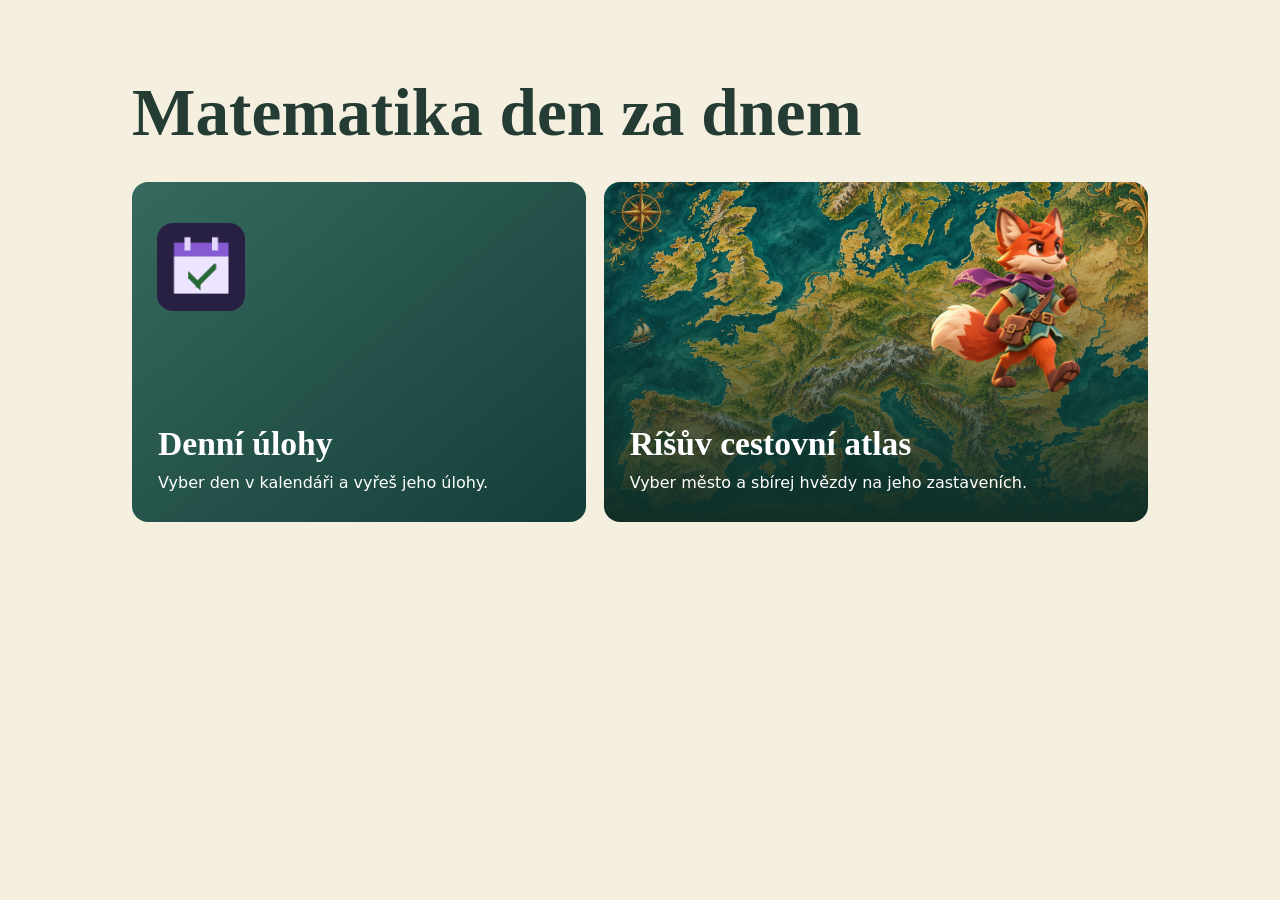
<file: index.html>
<!doctype html><html lang="cs"><head><meta charset="utf-8"><meta name="viewport" content="width=device-width, initial-scale=1"><meta name="theme-color" content="#184d43"><title>Matematika den za dnem</title><style>
*{box-sizing:border-box}body{margin:0;color:#253c34;background:#f5efdf;font:1rem/1.55 system-ui,sans-serif}main{max-width:1060px;margin:6vh auto;padding:22px}h1,h2,p{margin:0}h1,h2{font-family:Georgia,serif}h1{font-size:clamp(2.2rem,6vw,4.2rem);line-height:1.1;margin-bottom:32px}nav{display:grid;grid-template-columns:1fr 1.2fr;gap:18px}a{position:relative;display:flex;min-height:340px;flex-direction:column;justify-content:flex-end;border-radius:16px;overflow:hidden;padding:26px;color:white;text-decoration:none;background:#21564b}a:focus-visible{outline:4px solid #b65c17;outline-offset:4px}h2{font-size:2.1rem;line-height:1.1;margin-bottom:8px}.map{background:linear-gradient(0deg,#102f27 1%,#102f2733 80%),url(assets/atlas.jpg) center/cover}.map img{position:absolute;right:8%;top:7%;height:55%}.daily{background:linear-gradient(140deg,#37695e,#133e38)}.icon{position:absolute;top:12%;left:25px;width:88px;border-radius:16px}a:hover h2{text-decoration:underline;text-underline-offset:5px}@media(max-width:640px){main{margin:12px auto}nav{grid-template-columns:1fr}a{min-height:220px}.icon{width:56px}}
</style></head><body><main><h1>Matematika den za dnem</h1><nav aria-label="Vyber aktivitu"><a class="daily" href="kalendar/index.html"><img class="icon" src="kalendar/icon-192.png" alt=""><h2>Denní úlohy</h2><p>Vyber den v kalendáři a vyřeš jeho úlohy.</p></a><a class="map" href="atlas/index.html"><img src="assets/fox.png" alt=""><h2>Ríšův cestovní atlas</h2><p>Vyber město a sbírej hvězdy na jeho zastaveních.</p></a></nav></main></body></html>
</file>
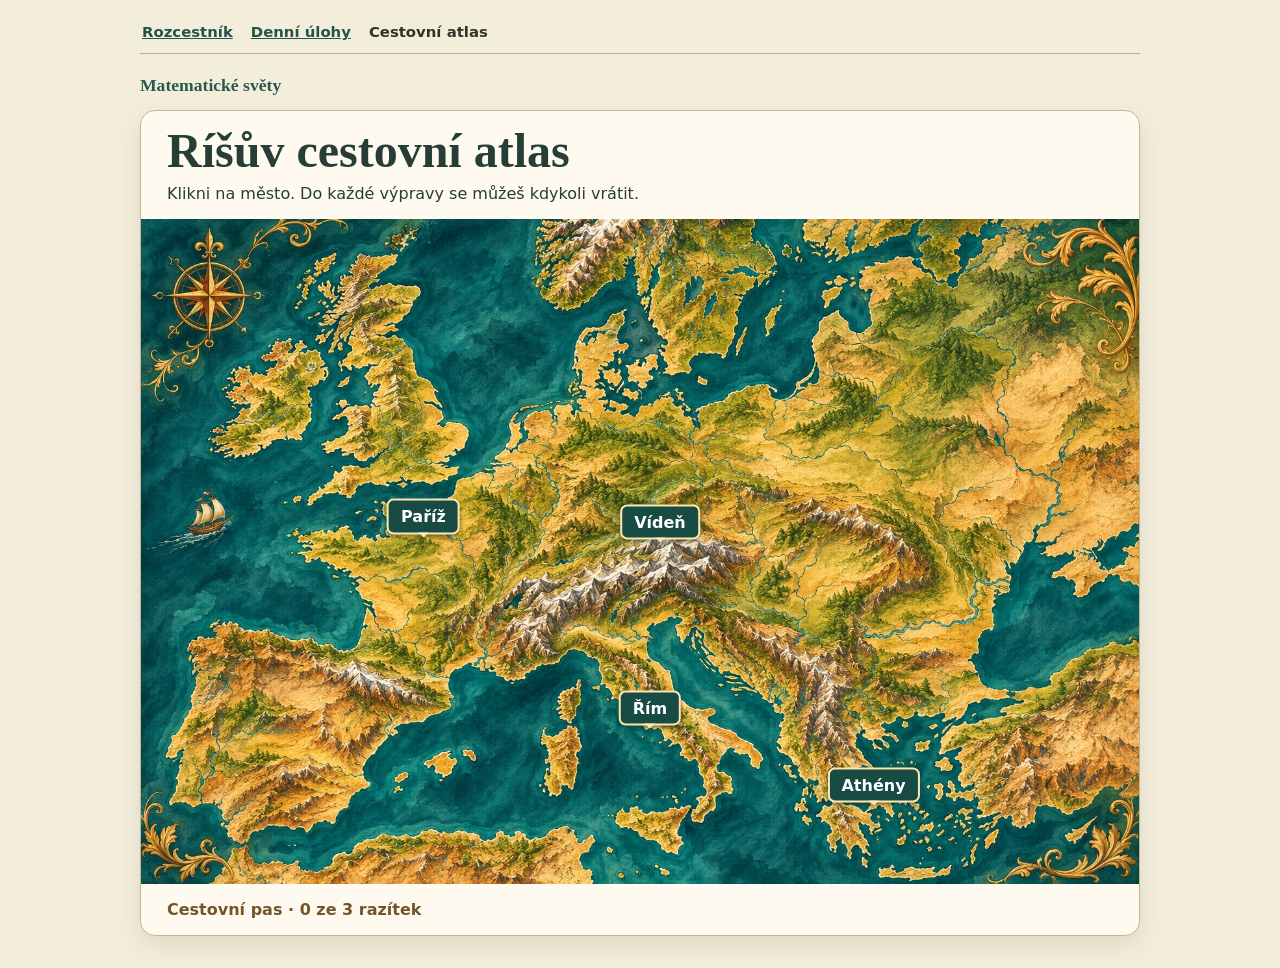
<file: atlas/index.html>
<!doctype html><html lang="cs"><meta charset="utf-8"><meta name="viewport" content="width=device-width,initial-scale=1"><title>Ríšův cestovní atlas · Matematické světy</title><link rel="stylesheet" href="../assets/navigation.css"><style>
*{box-sizing:border-box}[hidden]{display:none!important}body{margin:0;background:#f3eddc;color:#263e35;font:16px/1.45 system-ui,sans-serif}main{max-width:1060px;margin:auto;padding:12px clamp(10px,3vw,30px) 32px}header,footer,.head,.dialog-head{display:flex;align-items:center;justify-content:space-between;gap:12px}header{padding:7px 0 14px;color:#27594e;font:700 1.1rem Georgia,serif}a{color:#28594c}header a{font:500 .9rem system-ui}.sheet{overflow:hidden;background:#fffaf0;border:1px solid #c7b58d;border-radius:15px;box-shadow:0 9px 25px #3f37251c}.head,footer{padding:14px clamp(14px,3vw,26px)}h1,h2,h3,p{margin:0}h1,h2,h3{font-family:Georgia,serif}h1{font-size:clamp(1.9rem,4.5vw,3rem);line-height:1.1}.head p{margin-top:4px}.art{position:relative;background-size:100% 100%;background-repeat:no-repeat}.atlas{aspect-ratio:3/2;background-image:var(--atlas)}button{font:inherit;cursor:pointer}button:focus-visible,a:focus-visible{outline:4px solid #e48213;outline-offset:3px}.pin,.stone{position:absolute;font-weight:750;color:white;border:2px solid #ffe6af;box-shadow:0 2px 5px #152b2580}.pin{background:#174b44;border-radius:7px;padding:4px 12px;transform:translate(-50%,-115%)}.pin:after{content:'';position:absolute;top:100%;left:calc(50% - 5px);border:5px solid transparent;border-top-color:#ffe6af}.pin:disabled{background:#675f51}.pin.finished{background:#785620}.city{aspect-ratio:4/3;min-width:590px}.scroll{overflow:auto}.stone{border-radius:100%;width:clamp(24px,3vw,34px);aspect-ratio:1;transform:translate(-50%,-50%);padding:0;background:#7d654b;font-size:.86rem}.stone:disabled{cursor:default}.stone.current{outline:3px solid #ffd163;outline-offset:2px;background:#9a421f}.stone.done{background:#16624e}.stone.pit{background:#302321}.fox{position:absolute;z-index:2;pointer-events:none;width:7%;aspect-ratio:1219/1290;transform:translate(-50%,-96%);filter:drop-shadow(1px 3px 2px #49290d66)}.fox i{display:block;height:100%;background:var(--fox) center/contain no-repeat}.fox.left i{scale:-1 1}.walking i{animation:step .2s infinite alternate}@keyframes step{to{translate:0 -3px;rotate:-2deg}}button.action,.option,.close{border:0;border-radius:8px;padding:10px 15px;font-weight:700}.action{background:#21594b;color:white}.action:disabled{opacity:.6}.close,.option,.secondary{background:#e9e2d2;color:#243c32}footer{flex-wrap:wrap}.score{white-space:nowrap;font-weight:bold;color:#21594b}dialog{width:min(94%,510px);border:1px solid #af9b76;border-radius:15px;background:#fffaf0;color:inherit;padding:20px}dialog::backdrop{background:#102b27aa}.dialog-head{margin-bottom:15px}.options{display:grid;gap:8px;margin:15px 0}.option{text-align:left}.option[aria-pressed=true]{outline:2px solid #22634c;background:#d2e5d2}.triangle{width:180px;display:block;margin:auto}#questionArea p{margin:9px 0}.pass{font-weight:650;color:#735529}.links{display:flex;gap:14px;align-items:center}@media(max-width:600px){.pin{padding:3px 7px;font-size:.8rem}.head p,footer{font-size:.9rem}header{font-size:.95rem}.links{gap:8px}}@media(prefers-reduced-motion:reduce){.walking i{animation:none}}
.rating{position:absolute;top:82%;left:50%;transform:translateX(-50%);padding:1px 3px;border-radius:5px;background:#193c33;color:#ffdd74;font:700 clamp(9px,1.1vw,12px)/1 system-ui;white-space:nowrap;z-index:3;pointer-events:none}.stone.done{z-index:1}
 .percent-grid{touch-action:none;display:grid;grid-template-columns:repeat(var(--grid-columns,10),minmax(0,1fr));gap:3px;width:min(100%,calc(var(--grid-columns,10)*34px));margin:.5rem 0}
.percent-grid input{appearance:none;margin:0;padding:0;width:100%;aspect-ratio:1;border:1px solid #927da8;border-radius:4px;background:#fff;cursor:pointer}
.percent-grid input:checked{background:#7050b5;border-color:#503185;box-shadow:inset 0 0 0 2px #fff8}
.percent-grid-count{margin:.35rem 0;font-weight:750}
.percent-parts{display:flex;flex-wrap:wrap;gap:8px}
.percent-parts label{flex:1 1 140px;display:grid;align-content:end;gap:4px;margin:.25rem 0;font-size:.88rem}
.fraction-equation{display:flex;align-items:center;justify-content:center;gap:clamp(4px,2vw,13px);margin:1rem 0 .5rem}
.fraction{display:grid;justify-items:stretch;gap:4px;width:clamp(43px,14vw,72px);flex:none}
.fraction::after{content:"";height:2px;background:var(--ink);grid-row:2}
.fraction-equation input{min-width:0;width:100%;text-align:center;padding:5px;font:inherit;font-weight:750}
.fraction-fixed{display:grid;place-items:center;min-height:32px;font-weight:850}
.fraction-percent{display:flex;align-items:center;gap:4px;width:clamp(62px,19vw,95px)}
.fraction-sign{font-size:1.18rem;font-weight:850}
.diagram-hotspots{position:relative;width:min(100%,400px);margin:8px auto}
.diagram-hotspots .question-image{width:100%;height:auto;margin:0}
.diagram-hotspots label{position:absolute;transform:translate(-50%,-50%);cursor:pointer;display:grid;place-items:center;width:44px;height:44px}
.diagram-hotspots input{position:absolute;inset:0;opacity:0;width:100%;height:100%;margin:0;cursor:pointer}
.diagram-hotspots span{display:grid;place-items:center;width:30px;height:30px;border:2px solid #562885;border-radius:50%;background:#fff;color:#321b59;font-weight:800}
.diagram-hotspots input:checked+span{background:#562885;color:white}
.diagram-hotspots input:focus-visible+span{outline:3px solid #e39115;outline-offset:2px}
#rootTable{margin:12px 0}
#rootTable summary{cursor:pointer;font-weight:bold}
#rootTable table{border-collapse:collapse;margin-top:8px}
#rootTable td,#rootTable th{padding:3px 12px;border:1px solid #bfaed8;text-align:right}
.question{border:0;margin:0 0 14px;padding:0;min-width:0}.question legend{font-weight:700;margin-bottom:10px}.question-image{display:block;width:auto;max-width:100%;max-height:260px;margin:8px auto}.diagram-hotspots .question-image{max-height:none}.question .options label{display:flex;align-items:center;gap:9px;background:#efe9da;border-radius:7px;padding:7px}.question input:not([type]){font:inherit;padding:4px;max-width:100%}#quiz{max-height:90vh;overflow:auto}
:root{--atlas:url("../assets/atlas.jpg");--rome:url("../assets/rome.jpg");--athens:url("../assets/athens.jpg");--paris:url("../assets/paris.jpg");--fox:url("../assets/fox.png");}
</style><main><nav class="site-nav" aria-label="Hlavní navigace"><a href="../index.html">Rozcestník</a><a href="../kalendar/index.html">Denní úlohy</a><a href="../atlas/index.html" aria-current="page">Cestovní atlas</a></nav><header><span>Matematické světy</span><div class="links"><a href="#svety" id="back" hidden>← Atlas</a></div></header>
<section class="sheet" id="world"><div class="head"><div><h1>Ríšův cestovní atlas</h1><p id="hint"></p></div></div><div class="art atlas" id="atlas" role="group" aria-label="Mapa Evropy"></div><footer><span id="passport" class="pass"></span></footer></section>
<section class="sheet" id="town" hidden><div class="head"><div><h1 id="name"></h1><p id="goal"></p><p id="context" style="max-width:75ch;font-size:.9rem"></p></div><span class="score" id="score"></span></div><div class="scroll"><div class="art city" id="map" role="group" aria-label="Trasa městem"><div class="fox" id="fox"><i></i></div></div></div><footer><span id="status" aria-live="polite"></span><button class="action" id="next"></button></footer></section></main>
<dialog id="quiz" aria-labelledby="stageTitle"><div class="dialog-head"><h2 id="stageTitle"></h2><button class="close" id="closeQuiz">Zavřít</button></div><div id="questionArea"></div></dialog><script>
const lessons = [
  {name:'Odmocniny',x:34,y:87.5,questions:[
    ['Kolik je √169?',['11','13','17'],1],
    ['Kolik je √0,81?',['0,9','0,09','9'],0],
    ['Kolik je √49 000 000?',['700','70 000','7 000'],2]]},
  {name:'Strany a vrcholy',x:65,y:68.125,questions:[
    ['U kterého vrcholu je pravý úhel?',['A','B','C'],2,true],
    ['Která úsečka je odvěsna a?',['BC','AC','AB'],0,true],
    ['Která úsečka je přepona?',['AC','AB','BC'],1,true]]},
  {name:'Druh trojúhelníku',x:34,y:49.1667,questions:[
    ['Jaký je trojúhelník se stranami 4, 5 a 6 cm?',['Ostroúhlý','Pravoúhlý','Tupoúhlý'],0],
    ['Jaký je trojúhelník se stranami 6, 8 a 10 cm?',['Tupoúhlý','Ostroúhlý','Pravoúhlý'],2],
    ['Jaký je trojúhelník se stranami 4, 5 a 7 cm?',['Pravoúhlý','Tupoúhlý','Ostroúhlý'],1]]},
  {name:'Trojice',x:65,y:29.7917,questions:[
    ['Odvěsny měří 3 cm a 4 cm. Kolik měří přepona?',['6 cm','7 cm','5 cm'],2],
    ['Přepona měří 10 cm a jedna odvěsna 6 cm. Kolik měří druhá?',['8 cm','4 cm','7 cm'],0],
    ['Odvěsny měří 5 cm a 12 cm. Kolik měří přepona?',['12,5 cm','13 cm','17 cm'],1]]},
  {name:'Výpočty v praxi',x:79.1667,y:13.3333,questions:[
    ['Obdélník má strany 8 cm a 15 cm. Kolik měří úhlopříčka?',['17 cm','19 cm','23 cm'],0],
    ['Žebřík dlouhý 5 m stojí 3 m od paty kolmé zdi. Do jaké výšky dosáhne?',['2 m','3 m','4 m'],2],
    ['Rovnoramenný trojúhelník má ramena 10 cm a základnu 12 cm. Kolik měří výška na základnu?',['6 cm','8 cm','9 cm'],1]]}
];
const triangle = '<svg class="triangle" viewBox="0 0 220 130" role="img" aria-label="Trojúhelník s A vpravo dole, C vlevo dole a B vlevo nahoře"><path d="M190 105H41V23Z" fill="#ede3ff" stroke="#54328f" stroke-width="3"/><path d="M59 105a18 18 0 0 0-18-18" fill="none" stroke="#54328f" stroke-width="2"/><circle cx="49" cy="97" r="2" fill="#54328f"/><g fill="#32215f" font-size="16" font-weight="700"><text x="195" y="111">A</text><text x="24" y="27">B</text><text x="24" y="111">C</text></g></svg>';
const $=id=>document.getElementById(id);
const cities={
 rome:{name:'Řím',goal:'Koloseum',pin:[51,77],road:[[7,98],[15,94],[24,91],[32,87],[38,82],[41,76],[40,71],[35,67],[29,64],[25,60],[24,56],[26,52],[32,49],[42,46],[52,45],[61,43],[66,39],[66,36],[63,33],[65,30],[70,27],[72,24],[70,21],[66,18],[67,16],[73,12]],stops:[1,3,5,7,9,11,13,15,16,18,19,20,21,23,25]},
 paris:{name:'Paříž',goal:'Eiffelova věž',pin:[28.3,48.2],road:[[6,98],[13,94],[21,91],[30,88],[38,85],[43,81],[45,76],[44,71],[39,67],[32,64],[27,61],[24,57],[25,53],[29,50],[38,48],[47,47],[55,45],[62,42],[65,38],[64,35],[59,31],[54,28],[52,25],[54,23],[62,21],[70,20],[77,17],[84,14]],stops:[1,3,5,7,9,11,13,15,17,18,20,22,24,26,27]},
 athens:{name:'Athény',goal:'Parthenón',pin:[73.4,88.5],road:[[8,98],[16,96],[25,93],[32,89],[37,85],[39,80],[38,76],[34,72],[28,68],[22,65],[19,61],[20,58],[25,54],[33,52],[43,50],[53,48],[60,45],[65,42],[66,39],[63,36],[62,34],[64,32],[70,29],[72,26],[72,24],[70,21],[65,18],[62,16],[62,14],[65,11],[69,10]],stops:[1,3,5,7,9,11,13,15,17,19,21,23,25,27,30]}
};
let pickOpen=false;
const pickQuestions=[{"type": "text", "prompt": "Kolik mřížových bodů leží přísně uvnitř obdélníku?", "answers": ["6"], "image": "[data-uri]", "imageAlt": "Obrazec ve čtvercové síti s vrcholy (1, 1), (5, 1), (5, 4), (1, 4)."}, {"type": "text", "prompt": "Kolik mřížových bodů leží na hranici trojúhelníku? Každý vrchol započítej jen jednou.", "answers": ["6"], "image": "[data-uri]", "imageAlt": "Obrazec ve čtvercové síti s vrcholy (1, 1), (5, 1), (3, 4)."}, {"type": "text", "prompt": "Každý čtvereček má obsah 1 cm². Spočítej vnitřní a hraniční body a použij Pickovu větu. Kolik cm² má tento pětiúhelník?", "answers": ["8"], "image": "[data-uri]", "imageAlt": "Obrazec ve čtvercové síti s vrcholy (1, 2), (3, 1), (5, 2), (4, 4), (2, 4)."}];
const ids=Object.keys(cities),count=15,key='risuv-atlas-progress-v1';
let state={scores:{},active:null};
try{const val=JSON.parse(localStorage.getItem(key));if(val?.scores&&typeof val.scores==='object')state=val}catch{}
for(const id of ids){
 let old=state.scores[id];if(!Array.isArray(old)){try{old=JSON.parse(localStorage.getItem('matematicke-svety-'+id+'-v1'))}catch{}}
 state.scores[id]=Array.from({length:count},(_,i)=>[0,1,2,3].includes(old?.[i])?old[i]:null);
}
const save=()=>{try{localStorage.setItem(key,JSON.stringify(state))}catch{}};
const frontier=id=>state.scores[id].findIndex(n=>!n);
const finished=id=>frontier(id)<0;
if(!ids.includes(state.active)||finished(state.active))state.active=null;
let city=null,loc=0,epoch=0,busy=false,stage=0,question=0,correct=0,questions;
const greekTopics=[...lessons.map(l=>l.name),'Na nádvoří','Chybějící odvěsna','Úhlopříčka mozaiky','Po schodech','Výška štítu','Žebřík u zdi','Zkratka městem','Pravý úhel','Napnuté lano','Brána na Akropoli'];
function greekTasks(i){
 if(i<5)return lessons[i].questions;
 return Array.from({length:3},(_,j)=>{
  const triples=[[3,4,5],[5,12,13],[8,15,17]];
  const k=1+(i+j)%2,[a,b,c]=triples[(i+j)%3].map(x=>k*x);
  if(i===12){
   const longest=c+[0,1,-1][j],kind=['pravoúhlý','tupoúhlý','ostroúhlý'];
   return [`Ríša naměřil strany ${a}, ${b} a ${longest} m. Jaký je tento trojúhelník podle úhlů?`,kind,j]
  }
  const [prompt,v]=({
   5:[`Na pravoúhlém rohu nádvoří odměřil Ríša podél jedné zdi ${a} m a podél druhé ${b} m. Jak daleko jsou od sebe vyznačené body?`,c],
   6:[`Trojúhelníková mozaika má pravý úhel. Přepona měří ${c} dm a jedna odvěsna ${a} dm. Kolik decimetrů měří druhá odvěsna?`,b],
   7:[`Obdélníková mozaika měří ${a} dm × ${b} dm. Jak dlouhá je její úhlopříčka?`,c],
   8:[`Přímé schodiště stoupá do výšky ${a} m. Vodorovná vzdálenost mezi jeho konci je ${b} m. Jaká je přímá vzdálenost mezi dolním a horním koncem?`,c],
   9:[`Rovnoramenný štít chrámu má základnu ${2*a} m a ramena délky ${c} m. Jak vysoký je štít?`,b],
   10:[`Žebřík délky ${c} m se opírá o svislou zeď. Jeho pata je ${a} m od zdi. Do jaké výšky dosáhne?`,b],
   11:[`Ríša šel tržištěm ${a} m na sever a ${b} m na východ. Kolik metrů by ušetřil přímou cestou?`,a+b-c],
   13:[`Lano vede z vrcholu svislého stožáru přímo ke kolíku na rovné zemi. Stožár měří ${a} m a kolík je od paty ${b} m. Jak dlouhé je napnuté lano?`,c],
   14:[`Obdélníková brána je vysoká ${a} m a má úhlopříčku ${c} m. Jak je široká?`,b]
  })[i];
  const unit=[6,7].includes(i)?' dm':' m',answer=(i+j)%3,opts=[v,v,v];opts[(answer+1)%3]=v+2;opts[(answer+2)%3]=v+4;
  return [prompt,opts.map(x=>x+unit),answer]
 });
}
const subjects={rome:'Obvody a obsahy',paris:'Procenta',athens:'Pythagorova věta'};
const extraTopics={
 paris:['Jedno procento','Desetina ceny','Čtvrtina sálu','Polovina trasy','Tři čtvrtiny','Pět procent','Počet návštěvníků','Sleva v obchodě','Cena po slevě','Zdražení vstupenky','Kolik procent?','Zaplněná loď','Původní cena','Dvě postupné slevy','Cestovní rozpočet'],
 rome:['Obvod čtverce','Obsah čtverce','Obvod obdélníku','Obsah obdélníku','Strana z obvodu','Strana z obsahu','Chybějící strana','Obvod trojúhelníku','Obsah trojúhelníku','Rovnoběžník','Lichoběžník','Dvě nádvoří','Záhon kolem kašny','Zeď s brankou','Kolik dlaždic?']
};
const practiceTopic=(id,i)=>(extraTopics[id]||greekTopics)[i];
function cityTasks(id,i){
 return Array.from({length:3},(_,j)=>{
  const n=j+2,a=2*n+4,b=n+2,price=100*n;
  const percent=[20,25,40][j];
  const cases=id==='paris'?[
   [`Výlet stojí ${price} €. Kolik je 1 % z této částky?`,price/100,'€'],
   [`Batoh stojí ${30*n} €. Kolik eur je 10 % z ceny?`,3*n,'€'],
   [`V sále je ${40*n} míst. Žáci obsadili 25 % z nich. Kolik míst obsadili?`,10*n,'míst'],
   [`Procházka měří ${2*a} km. Ríša ušel 50 % trasy. Kolik kilometrů má za sebou?`,a,'km'],
   [`Cukrář upekl ${20*n} croissantů a prodal 75 % z nich. Kolik jich prodal?`,15*n,'ks'],
   [`V galerii je ${60*n} obrazů. Na výstavu zapůjčí 5 % z nich. Kolik obrazů zapůjčí?`,3*n,'obrazů'],
   [`Do Louvru přišlo ${price} lidí. Děti tvořily ${percent} %. Kolik dětí přišlo?`,n*percent,'dětí'],
   [`Kufr za ${price} € zlevnili o ${percent} %. O kolik eur se jeho cena snížila?`,n*percent,'€'],
   [`Kabát stál ${price} €. Kolik stojí po slevě ${percent} %?`,price-n*percent,'€'],
   [`Rodinná vstupenka stála ${20*n} €. Její cena se zvýšila o 10 %. Kolik stojí nyní?`,22*n,'€'],
   [`Z ${price} pohlednic se prodalo ${n*percent}. Kolik procent se prodalo?`,percent,'%'],
   [`Na výletní lodi na Seině pro ${price} lidí je ${n*percent} volných míst. Kolik procent míst je obsazeno?`,100-percent,'%'],
   [`Po slevě 20 % stojí taška ${16*n} €. Jaká byla původní cena?`,20*n,'€'],
   [`Obchod zlevnil kolo z ${price} € o 10 %. Pak snížil novou cenu ještě o 10 %. Kolik kolo stojí?`,81*n,'€'],
   [`Z rozpočtu ${price} € dal Ríša 25 % na jízdenky a 15 % původního rozpočtu na jídlo. Kolik mu zbývá?`,60*n,'€']
  ]:[
   [`Čtvercové nádvoří má stranu ${a} m. Jaký má obvod?`,4*a,'m'],
   [`Čtvercová mozaika v římských lázních má stranu ${b} dm. Jaký má obsah?`,b*b,'dm²'],
   [`Obdélníkový záhon měří ${a} m na délku a ${b} m na šířku. Jaký má obvod?`,2*(a+b),'m'],
   [`Obdélníkový stánek na římském tržišti má rozměry ${a} m a ${b} m. Jakou plochu zabírá?`,a*b,'m²'],
   [`Obvod čtvercového altánu je ${4*a} m. Jak dlouhá je jedna strana?`,a,'m'],
   [`Čtvercová podlaha má obsah ${a*a} m². Jak dlouhá je její strana?`,a,'m'],
   [`Obdélníkový dvůr má obvod ${2*(a+b)} m. Jedna strana měří ${a} m. Kolik měří sousední strana?`,b,'m'],
   [`Strany trojúhelníkové zahrady měří ${3*n} m, ${4*n} m a ${5*n} m. Jaký má obvod?`,12*n,'m'],
   [`Trojúhelníkový štít má základnu ${a} m a výšku k této základně ${b} m. Jaký má obsah?`,a*b/2,'m²'],
   [`Mozaika ve tvaru rovnoběžníku má základnu ${a} dm a příslušnou výšku ${b} dm. Jaký má obsah?`,a*b,'dm²'],
   [`Rovnoběžné strany lichoběžníkového záhonu měří ${a} m a ${a+4} m. Jejich vzdálenost je ${b} m. Jaký má záhon obsah?`,(a+2)*b,'m²'],
   [`Vedle čtvercového dvora o straně ${b} m leží obdélníkový dvůr o rozměrech ${a} m × ${b} m. Jaká je jejich celková plocha?`,b*b+a*b,'m²'],
   [`Uprostřed čtvercového záhonu o straně ${a} m stojí čtvercová kašna o straně ${b} m. Kolik plochy zbývá pro květiny?`,a*a-b*b,'m²'],
   [`Obdélníková zahrada měří ${a} m × ${b} m. Kolem zahrady má vést zeď s otvorem širokým 2 m pro branku. Kolik metrů zdi se postaví?`,2*(a+b)-2,'m'],
   [`Podlaha měří ${a} m × ${b} m. Kolik čtvercových dlaždic o straně 50 cm ji pokryje beze spár?`,4*a*b,'ks']
  ];
  const [prompt,value,unit]=cases[i],answer=(i+j)%3,delta=Math.max(1,Math.round(value/5));
  const choices=[value,value,value];choices[(answer+1)%3]=value+delta;choices[(answer+2)%3]=value-delta;
  return [prompt,choices.map(v=>v+' '+unit),answer];
 });
}

function practiceTasks(id,i){return id==='athens'?greekTasks(i):cityTasks(id,i)}
function place(el,p){el.style.left=p[0]+'%';el.style.top=p[1]+'%'}
function drawAtlas(){
 const atlas=$('atlas');atlas.replaceChildren();
 $('hint').textContent='Klikni na město. Do každé výpravy se můžeš kdykoli vrátit.';
 $('passport').textContent='Cestovní pas · '+ids.filter(finished).length+' ze 3 razítek';
 for(const id of ids){const btn=document.createElement('button');btn.className='pin'+(finished(id)?' finished':'');btn.textContent=(finished(id)?'✓ ':'')+cities[id].name;btn.title=subjects[id];place(btn,cities[id].pin);btn.onclick=()=>navigate(id);atlas.append(btn)}
 const pin=document.createElement('button');pin.className='pin pick-pin';pin.textContent='Vídeň'+(state.pickStars?' '+ '★'.repeat(state.pickStars):'');pin.title='Georg Pick · obsah na mřížce';place(pin,[52,49]);pin.onclick=openPick;atlas.append(pin);

}
function navigate(id){
 try{history.pushState(null,'','#'+id)}catch{}
 sync(id);
}
function sync(requested){
 epoch++;busy=false;$('fox').classList.remove('walking');if($('quiz').open)$('quiz').close();
 const id=typeof requested==='string'?requested:location.hash.slice(1);city=ids.includes(id)?id:null;
 $('world').hidden=!!city;$('town').hidden=!city;$('back').hidden=!city;
 if(!city){drawAtlas();return}
 if(!finished(city)){state.active=city;save()}
 const c=cities[city],f=frontier(city);loc=f===0?0:c.stops[(f<0?count:f)-1];$('map').style.backgroundImage='var(--'+city+')';$('name').textContent=c.name;$('goal').textContent=subjects[city]+' · 15 zastavení · Cíl výpravy – '+c.goal;$('context').textContent={athens:'Na cestě k Parthenónu poznáš geometrii starých Řeků. Pythagorás pocházel z ostrova Samu a svou školu založil v jihoitalském Krotónu.',rome:'Cestou ke Koloseu změř nádvoří, navrhni mozaiku a spočítej délku zahradní zdi.',paris:'Na cestě k Eiffelově věži počítej slevy v obchodech, návštěvníky Louvru i volná místa na lodi na Seině.'}[city];renderMap();centerFox();
}
function centerFox(){const sc=$('map').parentElement;sc.scrollLeft=$('fox').offsetLeft-sc.clientWidth/2}
function renderMap(){
 const c=cities[city],f=frontier(city),scores=state.scores[city];$('map').querySelectorAll('.stone').forEach(b=>b.remove());place($('fox'),c.road[loc]);
 c.stops.forEach((pos,i)=>{const b=document.createElement('button');b.className='stone '+(scores[i]?'done':scores[i]===0?'pit':'')+(i===f?' current':'');b.textContent=i+1;b.disabled=busy||(f>=0&&i>f);b.setAttribute('aria-label','Zastavení '+(i+1)+' – '+topic(city,i));b.title=topic(city,i);
 if(scores[i]>0){
  const rating=document.createElement('span');rating.className='rating';rating.textContent='★'.repeat(scores[i]);rating.setAttribute('aria-hidden','true');b.append(rating);
  b.setAttribute('aria-label','Zastavení '+(i+1)+' – '+topic(city,i)+', počet hvězd '+scores[i]+' ze 3');
 }
 place(b,c.road[pos]);b.onclick=()=>go(i);$('map').append(b)});
 $('score').textContent='★ '+scores.reduce((a,b)=>a+(b||0),0)+' / 45';$('status').textContent=f<0?'Razítko získáno · '+c.name:'Zastavení '+(f+1)+' z 15 · '+topic(city,f);$('next').disabled=busy;$('next').textContent=f<0?'Otevřít atlas →':'Vyrazit k úloze →';$('next').onclick=()=>{if(f<0)navigate('svety');else go(f)};
}
async function go(i){
 if(busy)return;const run=epoch,c=cities[city],fox=$('fox'),target=c.stops[i];busy=true;renderMap();fox.classList.add('walking');
 while(loc!==target){const p=c.road[loc];loc+=Math.sign(target-loc);const q=c.road[loc];fox.classList.toggle('left',q[0]<p[0]);place(fox,q);
 if(!matchMedia('(prefers-reduced-motion: reduce)').matches&&fox.animate){const map=$('map'),dx=(p[0]-q[0])*map.clientWidth/100,dy=(p[1]-q[1])*map.clientHeight/100;await fox.animate([{translate:dx+'px '+dy+'px'},{translate:'0 0'}],{duration:Math.min(500,Math.max(150,Math.hypot(dx,dy)*3))}).finished}
 if(run!==epoch)return;centerFox()}
 busy=false;fox.classList.remove('walking');renderMap();start(i);
}
function start(i){stage=i;question=correct=0;questions=tasks(city,i);$('stageTitle').textContent=(i+1)+'. '+topic(city,i);renderQuestion();if(!$('quiz').open)$('quiz').showModal()}
const dailySets={"rome":[{"day":"2026-11-16","title":"Obvody a obsahy · vzorce","questions":[{"prompt":"Který vzorec vyjadřuje obvod čtverce se stranou a?","type":"choice","options":["o = a²","o = 4 · a","o = 2 · a","o = a + 4"],"correct":1,"imageAlt":"Náčrtek k zadání. Barevně jsou označené známé hodnoty a otazníkem hledaný údaj, pokud je v náčrtku vyznačený.","image":"[data-uri]"},{"prompt":"Který vzorec vyjadřuje obsah obdélníku se stranami a, b?","type":"choice","options":["S = a · b","S = 2 · (a + b)","S = a + b","S = (a · b) : 2"],"correct":0,"imageAlt":"Náčrtek k zadání. Barevně jsou označené známé hodnoty a otazníkem hledaný údaj, pokud je v náčrtku vyznačený.","image":"[data-uri]"},{"prompt":"Který vzorec vyjadřuje obvod trojúhelníku se stranami a, b, c?","type":"choice","options":["o = a · b · c","o = 3 · a","o = a + b + c","o = (a + b + c) : 2"],"correct":2,"imageAlt":"Náčrtek k zadání. Barevně jsou označené známé hodnoty a otazníkem hledaný údaj, pokud je v náčrtku vyznačený.","image":"[data-uri]"},{"prompt":"Který vzorec vyjadřuje obsah trojúhelníku se stranou a a výškou vₐ?","type":"choice","options":["S = a · vₐ","S = a + vₐ","S = 2 · a · vₐ","S = (a · vₐ) : 2"],"correct":3,"imageAlt":"Náčrtek k zadání. Barevně jsou označené známé hodnoty a otazníkem hledaný údaj, pokud je v náčrtku vyznačený.","image":"[data-uri]"},{"prompt":"Který vzorec vyjadřuje obsah rovnoběžníku se stranou a a výškou vₐ?","type":"choice","options":["S = a + vₐ","S = a · vₐ","S = 2 · (a + vₐ)","S = (a · vₐ) : 2"],"correct":1,"imageAlt":"Náčrtek k zadání. Barevně jsou označené známé hodnoty a otazníkem hledaný údaj, pokud je v náčrtku vyznačený.","image":"[data-uri]"},{"prompt":"Který vzorec vyjadřuje obsah lichoběžníku se základnami a, c a výškou v?","type":"choice","options":["S = [(a + c) · v] : 2","S = a · c","S = (a + c) · v","S = (a · c) : 2"],"correct":0,"imageAlt":"Náčrtek k zadání. Barevně jsou označené známé hodnoty a otazníkem hledaný údaj, pokud je v náčrtku vyznačený.","image":"[data-uri]"}],"table":false},{"day":"2026-11-17","title":"Obvody a obsahy · výpočty","questions":[{"prompt":"Čtverec má stranu 7 cm. Jaký má obvod?","type":"choice","options":["14 cm","28 cm","49 cm","21 cm"],"correct":1,"imageAlt":"Náčrtek k zadání. Barevně jsou označené známé hodnoty a otazníkem hledaný údaj, pokud je v náčrtku vyznačený.","image":"[data-uri]"},{"prompt":"Obdélník má rozměry 9 cm a 4 cm. Jaký má obsah?","type":"choice","options":["26 cm²","13 cm²","36 cm²","18 cm²"],"correct":2,"imageAlt":"Náčrtek k zadání. Barevně jsou označené známé hodnoty a otazníkem hledaný údaj, pokud je v náčrtku vyznačený.","image":"[data-uri]"},{"prompt":"Trojúhelník má základnu 12 cm a výšku k ní 5 cm. Jaký má obsah?","type":"choice","options":["30 cm²","60 cm²","17 cm²","24 cm²"],"correct":0,"imageAlt":"Náčrtek k zadání. Barevně jsou označené známé hodnoty a otazníkem hledaný údaj, pokud je v náčrtku vyznačený.","image":"[data-uri]"},{"prompt":"Obvod obdélníku je 34 cm a jedna strana měří 10 cm. Kolik měří druhá strana?","type":"choice","options":["24 cm","14 cm","12 cm","7 cm"],"correct":3,"imageAlt":"Náčrtek k zadání. Barevně jsou označené známé hodnoty a otazníkem hledaný údaj, pokud je v náčrtku vyznačený.","image":"[data-uri]"},{"prompt":"Obsah rovnoběžníku je 54 cm². Výška k hledané straně je 6 cm. Kolik měří ta strana?","type":"choice","options":["8 cm","9 cm","18 cm","48 cm"],"correct":1,"imageAlt":"Náčrtek k zadání. Barevně jsou označené známé hodnoty a otazníkem hledaný údaj, pokud je v náčrtku vyznačený.","image":"[data-uri]"},{"prompt":"Obsah lichoběžníku je 48 cm², výška 6 cm a jedna základna 11 cm. Kolik měří druhá základna?","type":"choice","options":["3 cm","8 cm","5 cm","16 cm"],"correct":2,"imageAlt":"Delší základna má 11 cm, výška 6 cm, obsah 48 cm². Hledá se kratší základna.","image":"[data-uri]"}],"table":false},{"day":"2026-11-18","title":"Obvody a obsahy · slovní úlohy","questions":[{"prompt":"Čtvercový záhon má stranu 6 m. Kolik metrů obruby je potřeba na celý okraj?","type":"choice","options":["12 m","18 m","24 m","36 m"],"correct":2,"imageAlt":"Náčrtek k zadání. Barevně jsou označené známé hodnoty a otazníkem hledaný údaj, pokud je v náčrtku vyznačený.","image":"[data-uri]"},{"prompt":"Koberec má rozměry 4 m a 2,5 m. Jak velkou plochu zakryje?","type":"choice","options":["10 m²","6,5 m²","13 m²","8 m²"],"correct":0,"imageAlt":"Náčrtek k zadání. Barevně jsou označené známé hodnoty a otazníkem hledaný údaj, pokud je v náčrtku vyznačený.","image":"[data-uri]"},{"prompt":"Trojúhelníková vlajka má základnu 40 cm a výšku 30 cm. Kolik látky zabere?","type":"choice","options":["70 cm²","1 200 cm²","350 cm²","600 cm²"],"correct":3,"imageAlt":"Náčrtek k zadání. Barevně jsou označené známé hodnoty a otazníkem hledaný údaj, pokud je v náčrtku vyznačený.","image":"[data-uri]"},{"prompt":"Obdélníková zahrada je dlouhá 12 m a široká 8 m. Na jedné straně je otvor pro branku široký 2 m. Kolik metrů plotu je potřeba?","type":"choice","options":["40 m","38 m","36 m","96 m"],"correct":1,"imageAlt":"Náčrtek k zadání. Barevně jsou označené známé hodnoty a otazníkem hledaný údaj, pokud je v náčrtku vyznačený.","image":"[data-uri]"},{"prompt":"Na obdélníkovou terasu o obsahu 36 m² připadá na délku 9 m. Jak je terasa široká?","type":"choice","options":["4 m","6 m","9 m","27 m"],"correct":0,"imageAlt":"Náčrtek k zadání. Barevně jsou označené známé hodnoty a otazníkem hledaný údaj, pokud je v náčrtku vyznačený.","image":"[data-uri]"},{"prompt":"Lichoběžníkový záhon má obsah 30 m². Jeho rovnoběžné strany měří 7 m a 5 m. Kolik metrů je mezi nimi?","type":"choice","options":["2,5 m","6 m","5 m","3 m"],"correct":2,"imageAlt":"Kratší základna má 5 m, delší 7 m a obsah je 30 m². Hledá se výška.","image":"[data-uri]"}],"table":false},{"day":"2026-11-19","title":"Obrazce ve čtvercové síti","questions":[{"prompt":"Urči obsah modrého obdélníku. Jedno políčko má obsah 1 cm².","type":"choice","options":["8 cm²","6 cm²","12 cm²","16 cm²"],"correct":0,"image":"[data-uri]","imageAlt":"Vrcholy v síti od levého horního rohu (sloupec, řádek): (0, 0), (4, 0), (4, 2), (0, 2)."},{"prompt":"Urči obsah modrého trojúhelníku. Jedno políčko má obsah 1 cm².","type":"choice","options":["12 cm²","7 cm²","6 cm²","8 cm²"],"correct":2,"image":"[data-uri]","imageAlt":"Vrcholy v síti od levého horního rohu (sloupec, řádek): (0, 3), (4, 3), (0, 0)."},{"prompt":"Urči obsah modrého kosočtverce. Jedno políčko má obsah 1 cm².","type":"choice","options":["12 cm²","8 cm²","10 cm²","16 cm²"],"correct":1,"image":"[data-uri]","imageAlt":"Vrcholy v síti (sloupec, řádek) od levého horního průsečíku: (2, 0), (4, 2), (2, 4), (0, 2)."},{"prompt":"Urči skutečný obsah modrého rovnoběžníku. Jedno políčko má obsah 2 cm².","type":"choice","options":["12 cm²","14 cm²","20 cm²","24 cm²"],"correct":3,"image":"[data-uri]","imageAlt":"Vrcholy v síti od levého horního rohu (sloupec, řádek): (1, 0), (5, 0), (4, 3), (0, 3)."},{"prompt":"Urči skutečný obsah modrého lichoběžníku. Jedno políčko má obsah 2 cm².","type":"choice","options":["12 cm²","16 cm²","24 cm²","30 cm²"],"correct":2,"image":"[data-uri]","imageAlt":"Vrcholy v síti od levého horního rohu (sloupec, řádek): (1, 0), (4, 0), (5, 3), (0, 3)."},{"prompt":"Urči obsah modrého deltoidu. Jedno políčko má obsah 2 cm².","type":"choice","options":["60 cm²","30 cm²","15 cm²","24 cm²"],"correct":1,"image":"[data-uri]","imageAlt":"Vrcholy v síti (sloupec, řádek) od levého horního průsečíku: (3, 0), (6, 2), (3, 5), (0, 2)."}],"table":false},{"day":"2026-11-20","title":"Páteční mix · od vzorců k výzvě","questions":[{"prompt":"Který vzorec vyjadřuje obsah čtverce se stranou a?","type":"choice","options":["S = 4a","S = a²","S = 2a","S = a² : 2"],"correct":1,"imageAlt":"Náčrtek k zadání. Barevně jsou označené známé hodnoty a otazníkem hledaný údaj, pokud je v náčrtku vyznačený.","image":"[data-uri]"},{"prompt":"Obdélník má obsah 84 cm² a jedna strana měří 7 cm. Kolik měří druhá strana?","type":"choice","options":["10 cm","14 cm","7 cm","12 cm"],"correct":3,"imageAlt":"Obdélník s obsahem 84 cm². Kratší strana měří 7 cm, delší je označená otazníkem.","image":"[data-uri]"},{"prompt":"Čtvercové nádvoří má stranu 9 m. Uvnitř je záhon o rozměrech 4 m a 3 m. Kolik m² zbývá na dlažbu?","type":"choice","options":["69 m²","77 m²","54 m²","96 m²"],"correct":0,"imageAlt":"Náčrtek k zadání. Barevně jsou označené známé hodnoty a otazníkem hledaný údaj, pokud je v náčrtku vyznačený.","image":"[data-uri]"},{"prompt":"Urči obsah modrého trojúhelníku. Jedno políčko má obsah 2 cm².","type":"choice","options":["12 cm²","9 cm²","18 cm²","36 cm²"],"correct":2,"image":"[data-uri]","imageAlt":"Vrcholy v síti (sloupec, řádek) od levého horního průsečíku: (0, 0), (6, 3), (0, 3)."},{"prompt":"Obdélník má rozměry 10 cm a 8 cm. Delší stranu prodloužíme o 20 % a kratší zkrátíme o 25 %. O kolik procent se změní obsah?","type":"choice","options":["Zmenší se o 5 %","Zvětší se o 10 %","Zmenší se o 10 %","Zůstane stejný"],"correct":2,"imageAlt":"Náčrtek k zadání. Barevně jsou označené známé hodnoty a otazníkem hledaný údaj, pokud je v náčrtku vyznačený.","image":"[data-uri]"},{"prompt":"Čtvercový záhon má stranu 10 m. Jeho stranu zvětšíme o 20 %. Jak velkou část nové plochy tvoří přidaná plocha? Výsledek zaokrouhli na celé procento.","type":"choice","options":["20 %","31 %","40 %","44 %"],"correct":1,"imageAlt":"Náčrtek k zadání. Barevně jsou označené známé hodnoty a otazníkem hledaný údaj, pokud je v náčrtku vyznačený.","image":"[data-uri]"}],"table":false}],"paris":[{"day":"2026-11-23","title":"Procenta z obrázku","questions":[{"prompt":"Jakou část pizzy tvoří oranžové dílky?","type":"text","parts":["Čitatel prvního zlomku","Jmenovatel prvního zlomku","Čitatel zlomku se jmenovatelem 100","Počet procent"],"fractionLayout":true,"answers":["1|2|50|50"],"image":"[data-uri]","imageAlt":"Pizza má 2 stejných dílků. Počet oranžových dílků: 1."},{"prompt":"Jakou část zvířat tvoří kočky?","type":"text","answers":["1|4|25|25"],"parts":["Čitatel prvního zlomku","Jmenovatel prvního zlomku","Čitatel zlomku se jmenovatelem 100","Počet procent"],"image":"[data-uri]","imageAlt":"Pes, kočka, pes, pes.","fractionLayout":true},{"prompt":"Jakou část pizzy tvoří oranžové dílky?","type":"text","answers":["3|5|60|60"],"parts":["Čitatel prvního zlomku","Jmenovatel prvního zlomku","Čitatel zlomku se jmenovatelem 100","Počet procent"],"image":"[data-uri]","imageAlt":"Pizza je rozdělená na pět stejných dílků, tři jsou oranžové.","fractionLayout":true},{"prompt":"Jakou část pizzy tvoří oranžové dílky?","type":"text","parts":["Čitatel prvního zlomku","Jmenovatel prvního zlomku","Čitatel zlomku se jmenovatelem 100","Počet procent"],"fractionLayout":true,"answers":["3|8|37,5|37,5"],"image":"[data-uri]","imageAlt":"Pizza má 8 stejných dílků. Počet oranžových dílků: 3."},{"prompt":"Jakou část čokolády tvoří tmavé dílky?","type":"text","answers":["7|10|70|70"],"parts":["Čitatel prvního zlomku","Jmenovatel prvního zlomku","Čitatel zlomku se jmenovatelem 100","Počet procent"],"image":"[data-uri]","imageAlt":"Deset stejných dílků čokolády, sedm je tmavých.","fractionLayout":true},{"prompt":"Jakou část mozaiky tvoří fialová políčka s tečkou?","type":"text","parts":["Čitatel prvního zlomku","Jmenovatel prvního zlomku","Čitatel zlomku se jmenovatelem 100","Počet procent"],"fractionLayout":true,"answers":["9|20|45|45"],"image":"[data-uri]","imageAlt":"Mřížka má 4 řádků a 5 sloupců. Fialových políček s tečkou je 9."},{"prompt":"Jakou část hrací desky tvoří fialová políčka s tečkou?","type":"text","parts":["Čitatel prvního zlomku","Jmenovatel prvního zlomku","Čitatel zlomku se jmenovatelem 100","Počet procent"],"fractionLayout":true,"answers":["14|25|56|56"],"image":"[data-uri]","imageAlt":"Mřížka má 5 řádků a 5 sloupců. Fialových políček s tečkou je 14."},{"prompt":"Jakou část obdélníkové mřížky tvoří fialová políčka s tečkou?","type":"text","parts":["Čitatel prvního zlomku","Jmenovatel prvního zlomku","Čitatel zlomku se jmenovatelem 100","Počet procent"],"fractionLayout":true,"answers":["27|50|54|54"],"image":"[data-uri]","imageAlt":"Mřížka má 5 řádků a 10 sloupců. Fialových políček s tečkou je 27."}],"table":false},{"day":"2026-11-24","title":"Vybarvi správné procento","questions":[{"prompt":"Vybarvi 30 % mřížky s 10 políčky.","type":"text","answers":["3"],"grid":{"rows":2,"columns":5}},{"prompt":"Vybarvi 25 % mřížky s 20 políčky.","type":"text","answers":["5"],"grid":{"rows":4,"columns":5}},{"prompt":"Vybarvi 36 % mřížky s 25 políčky.","type":"text","answers":["9"],"grid":{"rows":5,"columns":5}},{"prompt":"Vybarvi 15 % mřížky s 40 políčky.","type":"text","answers":["6"],"grid":{"rows":5,"columns":8}},{"prompt":"Vybarvi 74 % mřížky s 50 políčky.","type":"text","answers":["37"],"grid":{"rows":5,"columns":10}},{"prompt":"Vybarvi 85 % mřížky s 100 políčky.","type":"text","answers":["85"],"grid":{"rows":10,"columns":10}}],"table":false},{"day":"2026-11-25","title":"Výpočet přes 1 %","questions":[{"prompt":"Vypočítej 10 % z 200.","type":"text","answers":["2|20"],"parts":["Hodnota 1 %","Hodnota 10 %"]},{"prompt":"Vypočítej 25 % z 400.","type":"text","answers":["4|100"],"parts":["Hodnota 1 %","Hodnota 25 %"]},{"prompt":"Vypočítej 15 % z 300.","type":"text","answers":["3|45"],"parts":["Hodnota 1 %","Hodnota 15 %"]},{"prompt":"Vypočítej 8 % z 250.","type":"text","answers":["2,5|20"],"parts":["Hodnota 1 %","Hodnota 8 %"]},{"prompt":"Vypočítej 35 % z 80.","type":"text","answers":["0,8|28"],"parts":["Hodnota 1 %","Hodnota 35 %"]},{"prompt":"Vypočítej 12 % z 1250.","type":"text","answers":["12,5|150"],"parts":["Hodnota 1 %","Hodnota 12 %"]}],"table":false},{"day":"2026-11-26","title":"Procenta ve slovních úlohách","questions":[{"prompt":"V knihovně je 200 knih. Detektivky tvoří 15 %. Kolik je detektivek?","type":"text","answers":["30"]},{"prompt":"V sadu roste 80 stromů. Jabloně tvoří 35 % stromů. Kolik je jabloní?","type":"text","answers":["28"]},{"prompt":"Batoh stojí 800 Kč. Sleva je 25 %. O kolik korun se cena sníží?","type":"text","answers":["200"]},{"prompt":"Mikina stojí 1 200 Kč a zlevní o 15 %. Kolik Kč stojí po slevě?","type":"text","answers":["1020"]},{"prompt":"Nádrž má objem 250 litrů a je naplněná z 84 %. Kolik litrů chybí do plné nádrže?","type":"text","answers":["40"]},{"prompt":"Ze 160 žáků je 60 % na výletě. Čtvrtina účastníků výletu jede vlakem, ostatní autobusem. Kolik žáků jede autobusem?","type":"text","answers":["72"]}],"table":false},{"day":"2026-11-27","title":"Páteční mix · procenta a promile","questions":[{"prompt":"Ve skupině 20 dětí má 7 dětí kolo. Kolik procent dětí má kolo?","type":"text","answers":["35"]},{"prompt":"Vypočítej 32 % z 250.","type":"text","answers":["80"]},{"prompt":"Hra stojí 500 Kč. Nejdřív zdraží o 20 %, potom z nové ceny zlevní o 20 %. Kolik Kč stojí nakonec?","type":"text","answers":["480"]},{"prompt":"Po slevě 25 % stojí boty 900 Kč. Kolik Kč stály před slevou?","type":"text","answers":["1200"]},{"prompt":"V pondělí bylo ve škole 240 žáků. V úterý se počet zvýšil na 270. O kolik procent se zvýšil?","type":"text","answers":["12,5"]},{"prompt":"Silnice má vodorovnou délku 3 000 m a stoupání 8 ‰. O kolik metrů se zvedne?","type":"text","answers":["24"]}],"table":false}],"athens":[{"day":"2026-11-30","title":"Odmocniny a matematické tabulky","questions":[{"prompt":"V tabulkách najdi, které kladné celé číslo má druhou mocninu 169. Doplň √169.","type":"text","answers":["13"]},{"prompt":"V tabulkách najdi √576.","type":"text","answers":["24"]},{"prompt":"Využij, že √49 = 7. Vypočítej √490 000.","type":"text","answers":["700"]},{"prompt":"Vypočítej √36 000 000.","type":"text","answers":["6000","6 000"]},{"prompt":"Vypočítej √0,81.","type":"text","answers":["0,9"]},{"prompt":"Vypočítej √0,0004.","type":"text","answers":["0,02"]},{"prompt":"V tabulkách najdi √58 a zaokrouhli na desetiny.","type":"text","answers":["7,6"]},{"prompt":"V tabulkách najdi √2 a zaokrouhli na setiny.","type":"text","answers":["1,41"]}],"table":true},{"day":"2026-12-01","title":"Odvěsny, přepona a vrcholy","questions":[{"prompt":"Označ vrchol C.","type":"choice","options":["Bod 1","Bod 2","Bod 3"],"correct":2,"image":"[data-uri]","imageAlt":"Pravoúhlý trojúhelník. Tlačítka označují vrcholy, pravý úhel je u bodu 3.","hotspots":[[17.73,76.19],[81.04,18.55],[82.33,78.38]]},{"prompt":"Označ vrchol A.","type":"choice","options":["Bod 1","Bod 2","Bod 3"],"correct":2,"image":"[data-uri]","imageAlt":"Pravoúhlý trojúhelník. Tlačítka označují vrcholy, pravý úhel je u bodu 2.","hotspots":[[18.96,81.45],[17.67,21.62],[82.27,23.81]]},{"prompt":"Označ vrchol B.","type":"choice","options":["Bod 1","Bod 2","Bod 3"],"correct":2,"image":"[data-uri]","imageAlt":"Pravoúhlý trojúhelník. Tlačítka označují vrcholy, pravý úhel je u bodu 1.","hotspots":[[82.33,78.38],[17.73,76.19],[81.04,18.55]]},{"prompt":"Označ odvěsnu a.","type":"choice","options":["Strana 1","Strana 2","Strana 3"],"correct":1,"image":"[data-uri]","imageAlt":"Pravoúhlý trojúhelník. Tlačítka označují 1 = AB, 2 = BC, 3 = CA.","hotspots":[[49.69,57.75],[17.19,50.25],[49.69,17.5]]},{"prompt":"Označ odvěsnu b.","type":"choice","options":["Strana 1","Strana 2","Strana 3"],"correct":1,"image":"[data-uri]","imageAlt":"Pravoúhlý trojúhelník. Tlačítka označují 1 = BC, 2 = CA, 3 = AB.","hotspots":[[82.81,49.75],[50.31,82.5],[50.31,42.25]]},{"prompt":"Označ přeponu c.","type":"choice","options":["Strana 1","Strana 2","Strana 3"],"correct":1,"image":"[data-uri]","imageAlt":"Pravoúhlý trojúhelník. Tlačítka označují 1 = CA, 2 = AB, 3 = BC.","hotspots":[[49.69,17.5],[49.69,57.75],[17.19,50.25]]}],"table":false},{"day":"2026-12-02","title":"Ostroúhlý, pravoúhlý, nebo tupoúhlý?","questions":[{"prompt":"Urči druh trojúhelníku podle délek v náčrtku.","type":"choice","options":["Ostroúhlý","Pravoúhlý","Tupoúhlý"],"correct":1,"image":"[data-uri]","imageAlt":"Délky stran v náčrtku: 4, 5, 3."},{"prompt":"Urči druh trojúhelníku podle délek v náčrtku.","type":"choice","options":["Ostroúhlý","Pravoúhlý","Tupoúhlý"],"correct":0,"image":"[data-uri]","imageAlt":"Délky stran v náčrtku: 6, 5, 4."},{"prompt":"Urči druh trojúhelníku podle délek v náčrtku.","type":"choice","options":["Ostroúhlý","Pravoúhlý","Tupoúhlý"],"correct":2,"image":"[data-uri]","imageAlt":"Délky stran v náčrtku: 7, 4, 5."},{"prompt":"Urči druh trojúhelníku podle délek v náčrtku.","type":"choice","options":["Ostroúhlý","Pravoúhlý","Tupoúhlý"],"correct":1,"image":"[data-uri]","imageAlt":"Délky stran v náčrtku: 10, 6, 8."},{"prompt":"Urči druh trojúhelníku podle délek v náčrtku.","type":"choice","options":["Ostroúhlý","Pravoúhlý","Tupoúhlý"],"correct":0,"image":"[data-uri]","imageAlt":"Délky stran v náčrtku: 9, 7, 7."},{"prompt":"Urči druh trojúhelníku podle délek v náčrtku.","type":"choice","options":["Ostroúhlý","Pravoúhlý","Tupoúhlý"],"correct":2,"image":"[data-uri]","imageAlt":"Délky stran v náčrtku: 13, 6, 8."}],"table":false},{"day":"2026-12-03","title":"Pythagorejské trojice","questions":[{"prompt":"Doplň délku strany označené otazníkem.","type":"text","answers":["5"],"image":"[data-uri]","imageAlt":"Délky stran v náčrtku: ?, 4, 3."},{"prompt":"Doplň délku strany označené otazníkem.","type":"text","answers":["3"],"image":"[data-uri]","imageAlt":"Délky stran v náčrtku: 5, 4, ?."},{"prompt":"Doplň délku strany označené otazníkem.","type":"text","answers":["8"],"image":"[data-uri]","imageAlt":"Délky stran v náčrtku: 10, ?, 6."},{"prompt":"Doplň délku strany označené otazníkem.","type":"text","answers":["9"],"image":"[data-uri]","imageAlt":"Délky stran v náčrtku: 15, 12, ?."},{"prompt":"Doplň délku strany označené otazníkem.","type":"text","answers":["20"],"image":"[data-uri]","imageAlt":"Délky stran v náčrtku: ?, 16, 12."},{"prompt":"Doplň délku strany označené otazníkem.","type":"text","answers":["12"],"image":"[data-uri]","imageAlt":"Délky stran v náčrtku: 13, ?, 5."}],"table":false},{"day":"2026-12-04","title":"Pythagorova věta v praxi","questions":[{"prompt":"Odvěsny měří 7 cm a 9 cm. Jak dlouhá je přepona v cm? Zaokrouhli na desetiny.","type":"text","answers":["11,4"]},{"prompt":"Přepona měří 13 cm a jedna odvěsna 9 cm. Jak dlouhá je druhá odvěsna v cm? Zaokrouhli na setiny.","type":"text","answers":["9,38"]},{"prompt":"Obdélník má strany 8 cm a 11 cm. Urči délku úhlopříčky v cm na desetiny.","type":"text","answers":["13,6"]},{"prompt":"Žebřík dlouhý 6 m stojí 1,8 m od paty kolmé zdi. Do jaké výšky v metrech dosáhne? Zaokrouhli na setiny.","type":"text","answers":["5,72"]},{"prompt":"Rovnoramenný trojúhelník má ramena 10 cm a základnu 12 cm. Vypočítej jeho výšku na základnu v cm.","type":"text","answers":["8"]},{"prompt":"Kvádr má rozměry 3 cm, 5 cm a 7 cm. Vypočítej jeho tělesovou úhlopříčku v cm na setiny.","type":"text","answers":["9,11"]}],"table":false}]};

function dailyBlock(id,i){return dailySets[id][Math.floor(i/3)]}
function topic(id,i){
 const block=dailyBlock(id,i);
 return (i%3)*3<block.questions.length?block.title:practiceTopic(id,i);
}
function tasks(id,i){
 const block=dailyBlock(id,i),offset=(i%3)*3,extras=practiceTasks(id,i);
 return Array.from({length:3},(_,j)=>block.questions[offset+j]||extras[j]);
}

function openPick(){
 pickOpen=true;question=correct=0;questions=pickQuestions;$('stageTitle').textContent='Vídeň · Georg Pick';
 renderQuestion();if(!$('quiz').open)$('quiz').showModal();
}
function renderPracticeQuestion(){
  const [prompt,options,answer,showTriangle] = questions[question];
  const area = $('questionArea');
  area.innerHTML = '<p>Úloha '+(question+1)+' ze 3</p><p><strong>'+prompt+'</strong></p>' + (showTriangle ? triangle : '') + '<div class="options" role="group" aria-label="Možnosti"></div><button class="action" id="continue" disabled>'+(question === 2 ? 'Zjistit výsledek' : 'Další úloha')+'</button>';
  let selected = -1;
  const group = area.querySelector('.options');
  options.forEach((option,i) => {
    const button = document.createElement('button');
    button.className = 'option';
    button.textContent = option;
    button.setAttribute('aria-pressed','false');
    button.onclick = () => {
      selected = i;
      for (const item of group.children) item.setAttribute('aria-pressed',String(item === button));
      $('continue').disabled = false;
    };
    group.append(button);
  });
  $('continue').onclick = () => {
    if (selected === answer) correct++;
    question++;
    if (question < 3) {
      renderQuestion();
      $('questionArea').querySelector('.option').focus();
    } else showResult();
  };
}
const TABLE_HTML="<details id=\"rootTable\"><summary>Otev\u0159\u00edt matematick\u00e9 tabulky</summary><table><caption>Druh\u00e9 mocniny</caption><thead><tr><th>n</th><th>n\u00b2</th></tr></thead><tbody><tr><td>1</td><td>1</td></tr><tr><td>2</td><td>4</td></tr><tr><td>3</td><td>9</td></tr><tr><td>4</td><td>16</td></tr><tr><td>5</td><td>25</td></tr><tr><td>6</td><td>36</td></tr><tr><td>7</td><td>49</td></tr><tr><td>8</td><td>64</td></tr><tr><td>9</td><td>81</td></tr><tr><td>10</td><td>100</td></tr><tr><td>11</td><td>121</td></tr><tr><td>12</td><td>144</td></tr><tr><td>13</td><td>169</td></tr><tr><td>14</td><td>196</td></tr><tr><td>15</td><td>225</td></tr><tr><td>16</td><td>256</td></tr><tr><td>17</td><td>289</td></tr><tr><td>18</td><td>324</td></tr><tr><td>19</td><td>361</td></tr><tr><td>20</td><td>400</td></tr><tr><td>21</td><td>441</td></tr><tr><td>22</td><td>484</td></tr><tr><td>23</td><td>529</td></tr><tr><td>24</td><td>576</td></tr><tr><td>25</td><td>625</td></tr></tbody></table><table><caption>Druh\u00e9 odmocniny na \u010dty\u0159i desetinn\u00e1 m\u00edsta</caption><thead><tr><th>n</th><th>\u221an</th></tr></thead><tbody><tr><td>2</td><td>1,4142</td></tr><tr><td>3</td><td>1,7321</td></tr><tr><td>5</td><td>2,2361</td></tr><tr><td>17</td><td>4,1231</td></tr><tr><td>35</td><td>5,9161</td></tr><tr><td>56</td><td>7,4833</td></tr><tr><td>58</td><td>7,6158</td></tr><tr><td>59</td><td>7,6811</td></tr><tr><td>70</td><td>8,3666</td></tr></tbody></table></details>";
function gridShape(question) {
  const {rows = 10, columns = 10} = question.grid;
  if (!Number.isInteger(rows) || !Number.isInteger(columns) || rows < 1 || columns < 1 || rows * columns > 100) {
    return {columns:10,total:100};
  }
  return {columns,total:rows * columns};
}
function enableGridPainting(grid) {
  let stroke;
  function paint(input) {
    if (!input || input.checked === stroke.checked) return;
    input.checked = stroke.checked;
    input.dispatchEvent(new Event('input',{bubbles:true}));
  }
  grid.addEventListener('pointerdown', event => {
    if (stroke || event.button !== 0 || !event.target.matches('input[type="checkbox"]')) return;
    event.preventDefault();
    stroke = {id:event.pointerId,checked:!event.target.checked,x:event.clientX,y:event.clientY};
    grid.setPointerCapture(event.pointerId);
    paint(event.target);
  });
  grid.addEventListener('pointermove', event => {
    if (stroke?.id !== event.pointerId) return;
    const dx = event.clientX - stroke.x, dy = event.clientY - stroke.y;
    const samples = Math.max(1,Math.ceil(Math.hypot(dx,dy) / 7));
    for (let i = 1; i <= samples; i++) {
      const cell = document.elementFromPoint(stroke.x + dx * i / samples, stroke.y + dy * i / samples);
      if (cell?.parentElement === grid && cell.matches('input[type="checkbox"]')) paint(cell);
    }
    stroke.x = event.clientX;
    stroke.y = event.clientY;
  });
  grid.addEventListener('lostpointercapture', event => {
    if (stroke?.id === event.pointerId) stroke = undefined;
  });
  grid.addEventListener('click', event => {
    if (event.detail > 0 && event.target.matches('input[type="checkbox"]')) event.preventDefault();
  });
}
function normalize(value) {
  const text = String(value).trim().toLocaleLowerCase('cs').replace(/\s+/g,' ');
  const number = text.replace(/^x\s*=\s*/,'').replace('−','-').replace(',','.');
  return /^[+-]?(?:\d+(?:\.\d*)?|\.\d+)$/.test(number) ? String(Number(number)) : text;
}
function isCorrect(question,value) {
  if (question.type === 'choice') return value === String(question.correct);
  if (question.grid) {
    const {total} = gridShape(question);
    const selected = new Set((value || '').split(',').filter(cell => /^\d{1,2}$/.test(cell) && Number(cell) < total));
    return question.answers.some(answer => Number(answer) === selected.size);
  }
  if (question.parts) {
    const actual = (value || '').split('|').map(normalize).join('|');
    return question.answers.some(answer => String(answer).split('|').map(normalize).join('|') === actual);
  }
  return question.answers.some(answer => normalize(answer) === normalize(value ?? ''));
}

function renderQuestion(){
 const item=questions[question];
 if(Array.isArray(item)){renderPracticeQuestion();return}
 const area=$('questionArea'),block=pickOpen?null:dailyBlock(city,stage),index=question;
 const date=pickOpen?'':new Date(block.day+'T12:00:00Z').toLocaleDateString('cs-CZ',{day:'numeric',month:'numeric'});
 const lead=pickOpen?'<p>Ve Vídni se narodil matematik Georg Pick. Obsah jednoduchého mnohoúhelníku s vrcholy v bodech jednotkové sítě spočítal pomocí bodů uvnitř a na hranici.</p><p><strong>S = I + B/2 − 1</strong><br>I je počet vnitřních bodů a B počet bodů na hranici.</p><p>Úloha ': '<p>Denní úloha · '+date+' · ';
 area.innerHTML=lead+(index+1)+' ze 3</p>'+ (block?.table?TABLE_HTML:'')+'<form id="dailyForm"><div id="dailyFields"></div><button class="action" type="submit">'+(index===2?'Zjistit výsledek':'Další úloha')+'</button></form>';
 addDailyFields(item,index);
 $('dailyForm').onsubmit=event=>{
  event.preventDefault();
  const fields=new FormData($('dailyForm')).getAll('answer-'+index);
  const value=item.grid?fields.join(','):item.parts?fields.join('|'):fields[0]??'';
  if(isCorrect(item,value))correct++;
  question++;
  if(question===3)showResult();else renderQuestion();
 };
}
function addDailyFields(question,index){
    const field = document.createElement('fieldset');
    field.className = 'question';
    const legend = document.createElement('legend');
    legend.textContent = (index+1) + '. ' + question.prompt;
    field.append(legend);
    const sideLayout = false && question.type === 'choice' && question.image;
    const content = sideLayout ? document.createElement('div') : field;
    if (sideLayout) {
      content.className = 'question-side';
      field.append(content);
    }
    const diagram = question.hotspots ? document.createElement('div') : content;
    if (diagram !== content) {
      diagram.className = 'diagram-hotspots';
      content.append(diagram);
    }
    if (question.image && /^data:image\/(png|jpeg|webp|gif|svg\+xml);base64,/i.test(question.image)) {
      const image = document.createElement('img');
      image.className = 'question-image';
      image.src = question.image;
      image.alt = question.imageAlt || 'Obrázek k úloze';
      diagram.append(image);
    }
    const draft = '';
    if (question.type === 'choice') {
      const options = document.createElement('div');
      options.className = 'options';
      question.options.forEach((option,i) => {
        const label = document.createElement('label');
        const radio = document.createElement('input');
        radio.type = 'radio';
        radio.name = 'answer-' + index;
        radio.value = i;
        radio.checked = draft === String(i);
        radio.required = true;
        if (question.hotspots) {
          const [x,y] = question.hotspots[i];
          label.style.left = x + '%';
          label.style.top = y + '%';
          radio.setAttribute('aria-label',option);
          const number = document.createElement('span');
          number.textContent = i + 1;
          label.append(radio,number);
          diagram.append(label);
        } else {
          label.append(radio, String.fromCharCode(65+i) + ') ' + option);
          options.append(label);
        }
      });
      if (sideLayout) content.prepend(options);
      else if (!question.hotspots) field.append(options);
    } else if (question.grid) {
      const grid = document.createElement('div');
      grid.className = 'percent-grid';
      const {columns,total} = gridShape(question);
      grid.style.setProperty('--grid-columns',columns);
      const marked = new Set((draft || '').split(','));
      const count = document.createElement('p');
      count.className = 'percent-grid-count';
      count.setAttribute('aria-live','polite');
      const updateCount = () => {
        count.textContent = 'Vybarveno: ' + grid.querySelectorAll('input:checked').length + ' z ' + total;
      };
      for (let cell = 0; cell < total; cell++) {
        const input = document.createElement('input');
        input.type = 'checkbox';
        input.name = 'answer-' + index;
        input.value = String(cell);
        input.checked = marked.has(input.value);
        input.setAttribute('aria-label','Řádek ' + (Math.floor(cell / columns) + 1) + ', sloupec ' + (cell % columns + 1));
        grid.append(input);
      }
      grid.addEventListener('input',updateCount);
      enableGridPainting(grid);
      field.append(grid,count);
      updateCount();
    } else if (question.parts) {
      const parts = document.createElement('div');
      parts.className = question.fractionLayout ? 'fraction-equation' : 'percent-parts';
      const saved = (draft || '').split('|');
      const inputs = question.parts.map((caption, part) => {
        const input = document.createElement('input');
        input.name = 'answer-' + index;
        input.inputMode = question.fractionLayout && part < 2 ? 'numeric' : 'decimal';
        input.autocomplete = 'off';
        input.required = true;
        input.value = saved[part] ?? '';
        input.setAttribute('aria-label',caption);
        return input;
      });
      if (question.fractionLayout && inputs.length === 4) {
        const element = (className, text = '') => {
          const span = document.createElement('span');
          span.className = className;
          span.textContent = text;
          return span;
        };
        const first = element('fraction');
        first.append(inputs[0],inputs[1]);
        const hundredths = element('fraction');
        hundredths.append(inputs[2],element('fraction-fixed','100'));
        const percentage = element('fraction-percent');
        percentage.append(inputs[3],element('fraction-sign','%'));
        parts.append(first,element('fraction-sign','='),hundredths,element('fraction-sign','='),percentage);
      } else {
        inputs.forEach((input, part) => {
          const label = document.createElement('label');
          label.textContent = question.parts[part];
          label.append(input);
          parts.append(label);
        });
      }
      field.append(parts);
    } else {
      const input = document.createElement('input');
      input.name = 'answer-' + index;
      input.value = draft ?? '';
      input.required = true;
      input.autocomplete = 'off';
      input.setAttribute('aria-label','Odpověď na otázku ' + (index+1));
      field.append(input);
    }
$('dailyFields').append(field);
}
function showResult(){
 if(pickOpen){
  state.pickStars=Math.max(state.pickStars||0,correct);save();drawAtlas();
  $('questionArea').innerHTML='<h3>'+'★'.repeat(correct)+'☆'.repeat(3-correct)+'</h3><p>Správně '+correct+' ze 3. Nejlepší výsledek ve Vídni: '+state.pickStars+' ze 3.</p><button class="action" id="again">Zkusit znovu</button> <button class="action" id="continueTrip">Zpět do atlasu</button>';
  $('again').onclick=openPick;$('continueTrip').onclick=()=>$('quiz').close();return;
 }
 const scores=state.scores[city];scores[stage]=Math.max(scores[stage]||0,correct);const done=finished(city);if(done)state.active=null;save();renderMap();
 const area=$('questionArea');area.innerHTML='<h3>'+'★'.repeat(correct)+'☆'.repeat(3-correct)+'</h3><p>Správně '+correct+' ze 3.</p><p id="resultText"></p><button class="action" id="again">Zkusit znovu</button> <button class="action" id="continueTrip"></button>';
 $('resultText').textContent=done?'Ríša dorazil do cíle. V cestovním pase máš razítko za '+cities[city].name+'!':correct?'Zastavení splněno. Ríša může vyrazit dál.':scores[stage]?'Dříve získané hvězdy se ti počítají dál.':'Na cestě se otevřela propast. Zkus úlohy znovu a získej alespoň jednu hvězdu.';
 $('again').onclick=()=>start(stage);$('continueTrip').textContent=done?'Zpět do atlasu →':'Zpět na mapu';$('continueTrip').onclick=()=>{$('quiz').close();if(done)navigate('svety')};$(correct?'continueTrip':'again').focus()
}
$('closeQuiz').onclick=()=>$('quiz').close();
$('quiz').addEventListener('close',()=>{pickOpen=false;if(city)$('next').focus();else $('atlas').querySelector('.pick-pin')?.focus()});
$('back').onclick=e=>{e.preventDefault();navigate('svety')};
async function initialize(){
 if(location.protocol!=='file:'){
  try{
   const response=await fetch('../kalendar/ulohy.json',{cache:'no-cache'});
   if(response.ok){
    const bank=await response.json();
    for(const blocks of Object.values(dailySets))for(const block of blocks){
     const current=bank[block.day];
     if(Array.isArray(current?.questions)&&current.questions.length){
      block.questions=current.questions;block.title=current.title;block.table=!!current.rootTable;
     }
    }
   }
  }catch{}
 }
 sync();
}
window.addEventListener('hashchange',sync);window.addEventListener('popstate',sync);initialize();
</script></html>
</file>
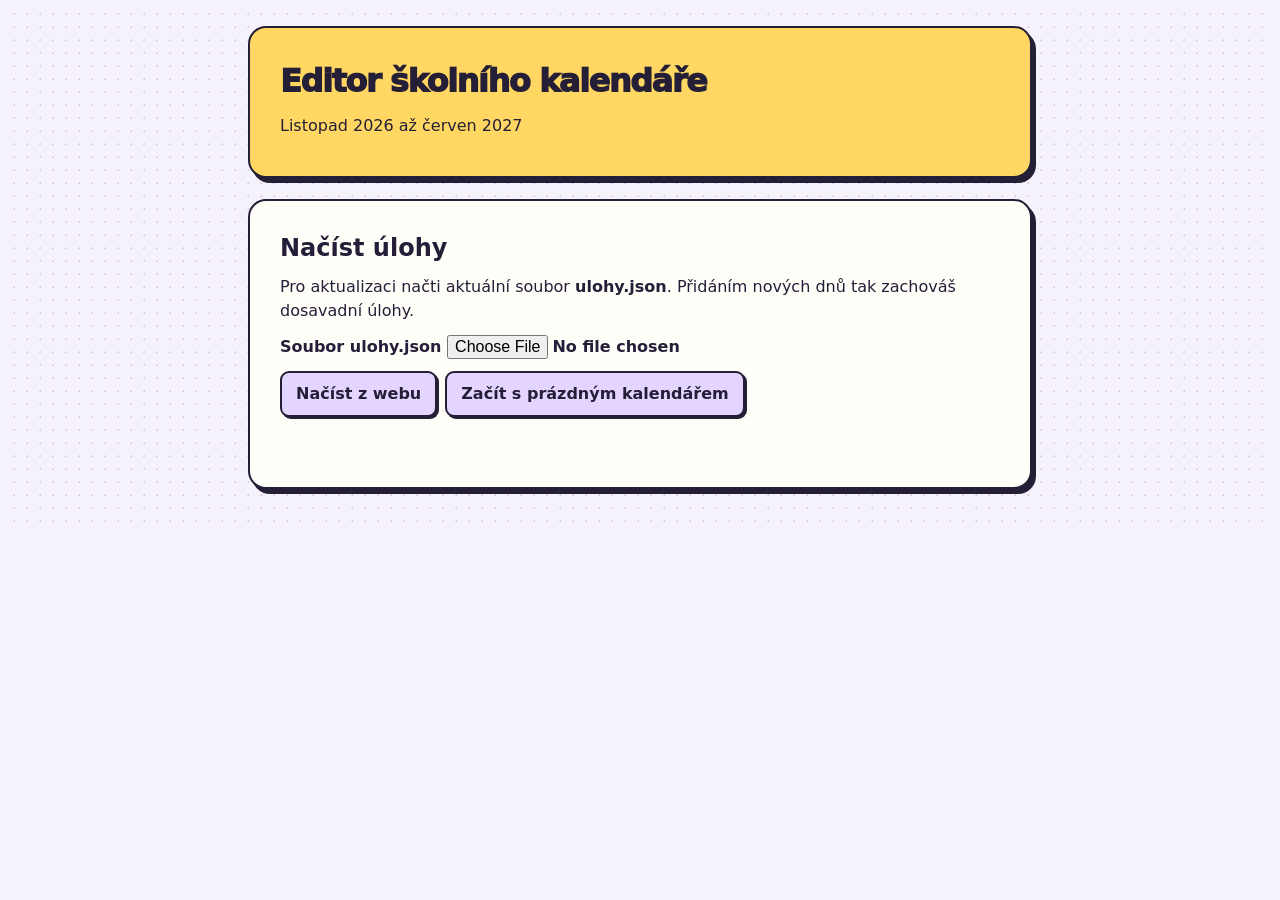
<file: ucitel.html>
<!doctype html>
<html lang="cs">
<meta charset="utf-8">
<meta name="viewport" content="width=device-width,initial-scale=1">
<title>Editor školního kalendáře</title>
<style>
:root{font:16px system-ui;color:#251e39;background:#f5f2fb;line-height:1.45}*{box-sizing:border-box}main{max-width:820px;margin:auto;padding:18px}header,section{border-radius:18px;padding:clamp(16px,4vw,30px);margin-bottom:16px;background:white}header{background:#282043;color:white}h1,h2{margin:0 0 10px}p{margin:.5em 0}label{display:block;margin:.8em 0;font-weight:650}input,select,textarea,button{font:inherit}input:not([type=file]),select,textarea{width:100%;padding:8px;border:1px solid #9a8bac;border-radius:8px;background:white}textarea{min-height:64px}button{border:0;border-radius:9px;background:#592e9a;color:white;padding:9px 14px;cursor:pointer;font-weight:650}button.secondary{background:#eee6f9;color:#402464}button:disabled{opacity:.55;cursor:default}fieldset{border:1px solid #d4c8e1;border-radius:11px;margin:12px 0;padding:12px}legend{font-weight:700}.row{display:flex;gap:8px;flex-wrap:wrap;align-items:center}img{display:block;max-width:100%;max-height:150px;margin:8px 0}.entry{display:flex;gap:10px;align-items:center;justify-content:space-between;border-top:1px solid #e1d8eb;padding:7px 0}input[type=file]{max-width:100%}small{font-weight:400}#status{min-height:1.5em}

body{background:radial-gradient(#d9cbea 1px,transparent 1px) 0 0/13px 13px}
header,section{border:2px solid #241e36;box-shadow:4px 5px #241e36;margin-bottom:21px;background:#fffdf7}
header{background:#ffd762;color:#241e36}h1{font-weight:950;letter-spacing:-.045em}
button,button.secondary{border:2px solid #241e36;color:#241e36;background:#ffd762;box-shadow:2px 2px #241e36}
button.secondary{background:#e3d5ff}fieldset{background:#f8f0ff;border-color:#806b9a}
#list h2{background:#ff9fbc;padding:3px 8px;border-radius:7px}
[hidden]{display:none!important}
</style>
<main>
<header><h1>Editor školního kalendáře</h1><p>Listopad 2026 až červen 2027</p></header>
<section><h2>Načíst úlohy</h2><p>Pro aktualizaci načti aktuální soubor <strong>ulohy.json</strong>. Přidáním nových dnů tak zachováš dosavadní úlohy.</p>
<label>Soubor ulohy.json <input id="import" type="file" accept=".json,application/json"></label>
<div class="row"><button id="fromWeb" class="secondary">Načíst z webu</button><button id="empty" class="secondary">Začít s prázdným kalendářem</button></div>
<p id="status" role="status"></p></section>
<section id="edit" hidden><h2>Úloha pro vybraný den</h2>
<p>Přidávej otázky podle potřeby. V jednom dni můžeš kombinovat výběr, vpisování i obrázky.</p>
<form id="form">
<label>Datum <input id="date" type="date" min="2026-11-01" max="2027-06-30" required></label>
<p id="opening"></p>
<label>Název úlohy <input id="title" required></label>
<label>Zobrazení otázek <select id="quizMode"><option value="all">Všechny najednou</option><option value="sequence">Postupně po správné odpovědi</option></select></label>
<div id="questions"></div>
<div class="row"><button type="button" class="secondary" id="add">Přidat otázku</button><button id="save" type="submit">Uložit den do seznamu</button><button type="button" class="secondary" id="reset">Nový den</button></div>
<p id="editStatus" role="status"></p>
</form></section>
<section id="list" hidden><div class="row"><h2>Úlohy v souboru</h2><button id="download">Stáhnout ulohy.json</button></div><p>Staženým souborem nahraď <strong>ulohy.json</strong> na GitHubu.</p><div id="days"></div></section>
</main>
<script>
const $ = id => document.getElementById(id);
const dateText = new Intl.DateTimeFormat('cs',{dateStyle:'long',timeZone:'UTC'});
const fileLimit = 750 * 1024;
let tasks = {}, editing = '', dirty = false, fileDirty = false;
function validDate(value) {
  if (!/^\d{4}-\d{2}-\d{2}$/.test(value) || value < '2026-11-01' || value > '2027-06-30') return false;
  const time = Date.parse(value + 'T00:00:00Z');
  return Number.isFinite(time) && new Date(time).toISOString().slice(0,10) === value;
}
function validTasks(value) {
  return value && typeof value === 'object' && !Array.isArray(value) &&
    Object.entries(value).every(([date,day]) => validDate(date) && day && typeof day.title === 'string' &&
      Array.isArray(day.questions) && day.questions.length && day.questions.every(q => q && typeof q.prompt === 'string' &&
        (q.type === 'text' && Array.isArray(q.answers) && q.answers.length && q.answers.every(a => typeof a === 'string' || typeof a === 'number') ||
         q.type === 'choice' && Array.isArray(q.options) && [3,4].includes(q.options.length) && q.options.every(o => typeof o === 'string') && Number.isInteger(q.correct) && q.correct >= 0 && q.correct < q.options.length) &&
        (!q.image || typeof q.image === 'string' && /^data:image\/(png|jpeg|webp|gif|svg\+xml);base64,/i.test(q.image))));
}
function allowReplace() {
  return !(dirty || fileDirty) || confirm('Nahradit rozpracované změny v editoru?');
}
function load(value) {
  if (!validTasks(value)) throw new Error('Soubor nemá platný formát úloh.');
  tasks = value;
  fileDirty = false;
  $('edit').hidden = $('list').hidden = false;
  showDay();
  renderList();
  $('status').textContent = 'Načteno dnů: ' + Object.keys(tasks).length;
}
$('import').onchange = async () => {
  const file = $('import').files[0];
  if (file && allowReplace()) {
    try { load(JSON.parse(await file.text())); }
    catch { $('status').textContent = 'Soubor se nepodařilo otevřít. Vyber platný ulohy.json.'; }
  }
  $('import').value = '';
};
$('fromWeb').onclick = async () => {
  if (!allowReplace()) return;
  if (location.protocol === 'file:') {
    $('status').textContent = 'Vyber ulohy.json ze staženého balíčku nebo ze svého repozitáře.';
    return;
  }
  try {
    const response = await fetch('./ulohy.json', {cache:'no-store'});
    if (!response.ok) throw new Error();
    load(await response.json());
  } catch { $('status').textContent = 'Úlohy se z webu nepodařilo načíst.'; }
};
$('empty').onclick = () => { if (allowReplace()) load({}); };
function showOpening() {
  const value = $('date').value;
  if (!validDate(value)) { $('opening').textContent = ''; return; }
  const date = new Date(value + 'T00:00:00Z');
  date.setUTCDate(date.getUTCDate() - (date.getUTCDay() || 7));
  $('opening').textContent = 'Žákům se otevře v neděli ' + dateText.format(date) + ' v 00:00.';
}
function showDay(date = '') {
  editing = date;
  dirty = false;
  $('editStatus').textContent = '';
  $('date').value = date;
  $('date').readOnly = Boolean(date);
  $('title').value = tasks[date]?.title ?? '';
  $('quizMode').value = tasks[date]?.mode === 'sequence' ? 'sequence' : 'all';
  $('questions').replaceChildren();
  (tasks[date]?.questions ?? [{}]).forEach(addQuestion);
  showOpening();
}
function addQuestion(question = {}) {
  const block = document.createElement('fieldset');
  block.innerHTML = `
    <legend>Otázka</legend>
    <label>Zadání <textarea class="prompt" required></textarea></label>
    <label>Typ odpovědi <select class="type"><option value="text">Vpisovaná odpověď</option><option value="choice4">Výběr A / B / C / D</option><option value="choice3">Výběr A / B / C</option></select></label>
    <div class="textFields"><label>Správné odpovědi <small>(každá uznávaná varianta na samostatný řádek)</small><textarea class="answers"></textarea></label></div>
    <div class="choiceFields" hidden>
      <label>A <input class="option"></label><label>B <input class="option"></label><label>C <input class="option"></label><label class="fourthOption">D <input class="option"></label>
      <label>Správná možnost <select class="correct"><option value="0">A</option><option value="1">B</option><option value="2">C</option><option value="3">D</option></select></label>
    </div>
    <label>Obrázek k zadání <small>(volitelné, nejvýše 750 kB)</small><input type="file" class="imageFile" accept="image/png,image/jpeg,image/webp,image/gif"></label>
    <img class="preview" alt="" hidden>
    <label class="imageLabel" hidden>Popis obrázku <input class="imageAlt"></label>
    <div class="row"><button type="button" class="secondary removeImage" hidden>Odebrat obrázek</button><button type="button" class="secondary removeQuestion">Odebrat otázku</button></div>
    <p class="imageStatus" role="status"></p>`;
  const get = key => block.querySelector('.' + key);
  const options = [...block.querySelectorAll('.option')];
  get('prompt').value = question.prompt ?? '';
  get('type').value = question.type === 'choice' ? 'choice' + question.options.length : 'text';
  get('answers').value = question.answers?.join('\n') ?? '';
  if (question.parts || question.grid) {
    block.dataset.answerLayout = JSON.stringify({parts:question.parts,grid:question.grid,fractionLayout:question.fractionLayout});
    const help = document.createElement('p');
    help.className = 'muted';
    help.textContent = question.grid
      ? 'Vybarvovací mřížka: správná odpověď je počet vybarvených políček.'
      : 'Více vstupních polí: správné hodnoty odděluj znakem | ve stejném pořadí jako v kvízu.';
    get('textFields').prepend(help);
  }
  options.forEach((option,i) => option.value = question.options?.[i] ?? '');
  get('correct').value = question.correct ?? 0;
  get('imageAlt').value = question.imageAlt ?? '';
  function toggleType() {
    const type = get('type').value;
    const choice = type !== 'text';
    const fourth = type === 'choice4';
    get('textFields').hidden = choice;
    get('choiceFields').hidden = !choice;
    get('fourthOption').hidden = !fourth;
    get('answers').required = !choice;
    options.forEach((option,i) => option.required = choice && (i < 3 || fourth));
    const correct = get('correct');
    correct.options[3].hidden = correct.options[3].disabled = !fourth;
    if (!fourth && correct.value === '3') correct.value = '0';
  }
  function showImage(image) {
    block.dataset.image = image;
    for (const key of ['preview','imageLabel','removeImage']) get(key).hidden = !image;
    if (image) get('preview').src = image;
    else get('preview').removeAttribute('src');
  }
  get('type').onchange = toggleType;
  get('imageFile').onchange = () => {
    const file = get('imageFile').files[0];
    if (!file) return;
    get('imageFile').value = '';
    if (!/^image\/(png|jpeg|webp|gif)$/.test(file.type) || file.size > fileLimit) {
      get('imageStatus').textContent = 'Vyber PNG, JPG, WebP nebo GIF do 750 kB.';
      return;
    }
    const reader = new FileReader();
    block.dataset.loading = 'true';
    reader.onload = () => {
      showImage(reader.result);
      get('imageStatus').textContent = '';
      dirty = true;
    };
    reader.onerror = () => get('imageStatus').textContent = 'Obrázek se nepodařilo načíst.';
    reader.onloadend = () => delete block.dataset.loading;
    reader.readAsDataURL(file);
  };
  get('removeImage').onclick = () => { showImage(''); dirty = true; };
  get('removeQuestion').onclick = () => {
    if ($('questions').children.length > 1) { block.remove(); dirty = true; }
  };
  toggleType();
  showImage(question.image ?? '');
  $('questions').append(block);
  return block;
}
$('form').oninput = () => { dirty = true; $('editStatus').textContent = ''; showOpening(); };
$('add').onclick = () => { addQuestion().querySelector('.prompt').focus(); dirty = true; };
$('reset').onclick = () => { if (!dirty || confirm('Zahodit rozepsanou úlohu?')) showDay(); };
$('form').onsubmit = event => {
  event.preventDefault();
  const date = $('date').value;
  if (!validDate(date)) return;
  if (!editing && tasks[date]) {
    $('editStatus').textContent = 'Na tento den už je úloha. Otevři ji přes Upravit v seznamu.';
    return;
  }
  const blocks = [...$('questions').children];
  if (blocks.some(block => block.dataset.loading)) {
    $('editStatus').textContent = 'Počkej na načtení obrázku.';
    return;
  }
  const questions = blocks.map(block => {
    const read = key => block.querySelector('.' + key).value.trim();
    const type = read('type');
    const q = {prompt:read('prompt'),type:type === 'text' ? 'text' : 'choice'};
    if (q.type === 'choice') {
      const count = type === 'choice4' ? 4 : 3;
      q.options = [...block.querySelectorAll('.option')].slice(0,count).map(input => input.value.trim());
      q.correct = Number(read('correct'));
    } else {
      q.answers = read('answers').split(/\r?\n/).map(answer => answer.trim()).filter(Boolean);
      if (block.dataset.answerLayout) Object.assign(q,JSON.parse(block.dataset.answerLayout));
    }
    if (block.dataset.image) {
      q.image = block.dataset.image;
      q.imageAlt = read('imageAlt');
    }
    return q;
  });
  const title = $('title').value.trim();
  if (!title || questions.some(q => !q.prompt || (q.type === 'choice' ? q.options.some(o => !o) : !q.answers.length))) {
    $('editStatus').textContent = 'Vyplň název, zadání i odpovědi.';
    return;
  }
  tasks[date] = {...tasks[date],title,questions,mode:$('quizMode').value};
  fileDirty = true;
  showDay(date);
  $('editStatus').textContent = 'Den je v seznamu. Až bude týden hotový, stáhni ulohy.json.';
  renderList();
};
function renderList() {
  $('days').replaceChildren();
  for (const [date, task] of Object.entries(tasks).sort(([a],[b]) => a.localeCompare(b))) {
    const row = document.createElement('div');
    row.className = 'entry';
    const label = document.createElement('span');
    label.textContent = dateText.format(new Date(date + 'T00:00:00Z')) + ' · ' + task.title;
    const edit = document.createElement('button');
    edit.className = 'secondary';
    edit.textContent = 'Upravit';
    edit.onclick = () => {
      if (!dirty || confirm('Zahodit rozepsanou úlohu?')) { showDay(date); $('edit').scrollIntoView(); }
    };
    row.append(label,edit);
    $('days').append(row);
  }
}
$('download').onclick = () => {
  if (dirty) {
    $('editStatus').textContent = 'Nejdřív ulož rozpracovaný den do seznamu.';
    $('edit').scrollIntoView();
    return;
  }
  const sorted = Object.fromEntries(Object.entries(tasks).sort(([a],[b]) => a.localeCompare(b)));
  const url = URL.createObjectURL(new Blob([JSON.stringify(sorted,null,2)+'\n'],{type:'application/json'}));
  const link = document.createElement('a');
  link.href = url;
  link.download = 'ulohy.json';
  link.click();
  setTimeout(() => URL.revokeObjectURL(url),1000);
  fileDirty = false;
};
if (location.protocol === 'file:') $('fromWeb').hidden = true;
addEventListener('beforeunload', event => {
  if (dirty || fileDirty) { event.preventDefault(); event.returnValue = ''; }
});
</script>
</html>
</file>
<file: assets/navigation.css>
.site-nav{display:flex;flex-wrap:wrap;gap:8px 18px;align-items:center;margin:0 0 14px;padding:10px 2px;border-bottom:1px solid #b9ad96}.site-nav a{font:650 .93rem/1.4 system-ui,sans-serif;color:#225547}.site-nav a[aria-current]{text-decoration:none;color:#30342b}.site-nav a:focus-visible{outline:3px solid #ab6615;outline-offset:3px}
</file>
